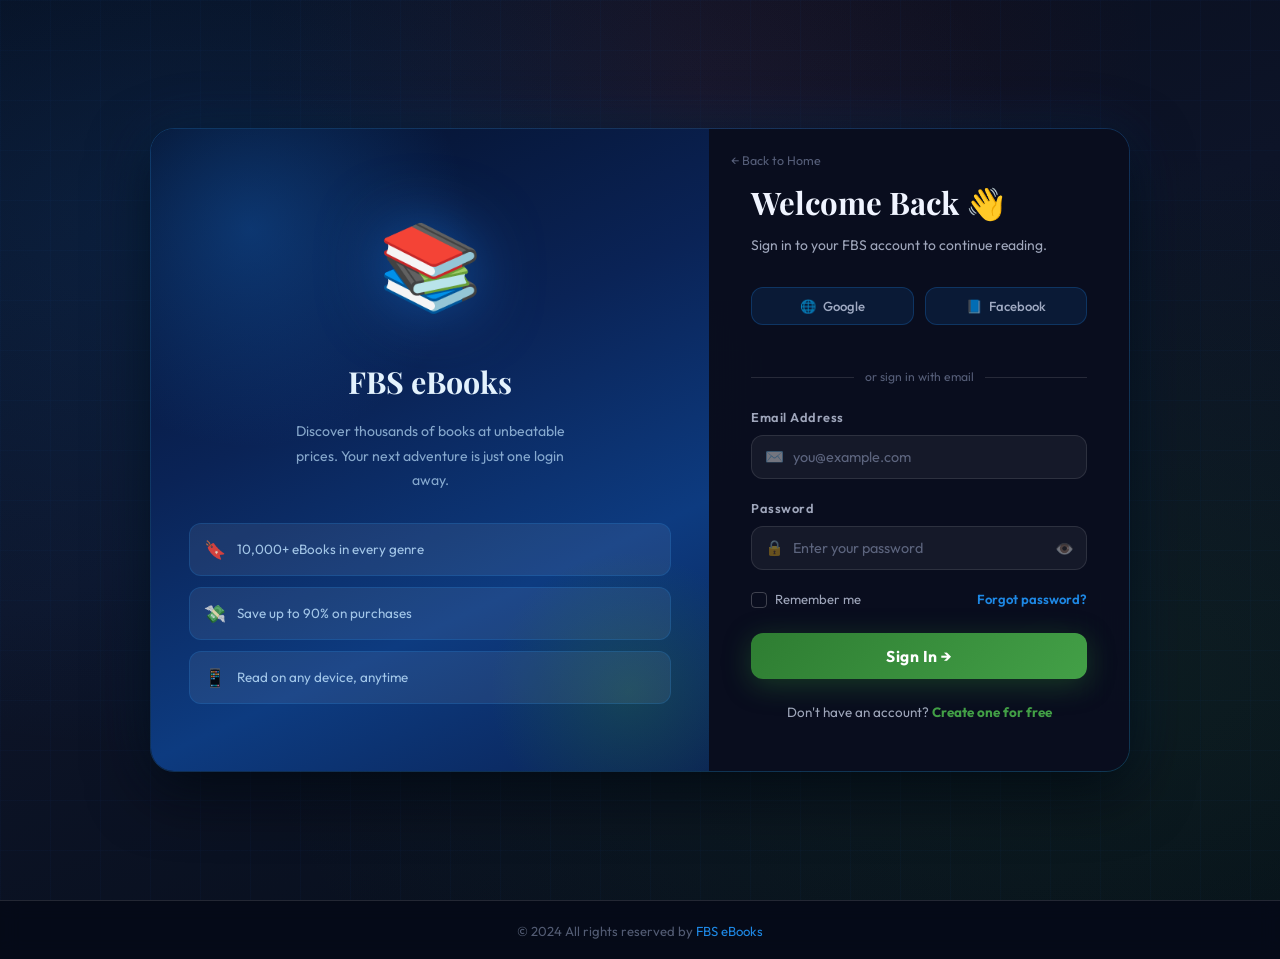
<file: login.html>
<!DOCTYPE html>
<html lang="en">
<head>
  <meta charset="UTF-8">
  <meta name="viewport" content="width=device-width, initial-scale=1.0, viewport-fit=cover">
  <meta name="theme-color" content="#060B18">
  <meta name="apple-mobile-web-app-capable" content="yes">
  <meta name="apple-mobile-web-app-status-bar-style" content="black-translucent">
  <meta name="description" content="Login to FBS eBooks – Access 12,000+ books at up to 90% off.">
  <title>Login – FBS eBooks</title>
  <link rel="stylesheet" href="style.css">
</head>
<body>

  <!-- Animated Background -->
  <div class="bg-animated" aria-hidden="true"></div>
  <div class="particles"  aria-hidden="true"></div>

  <!-- Login Page -->
  <main class="login-page" id="login-main">
    <div class="login-container">

      <!-- ====== LEFT PANEL: Illustration & Features ====== -->
      <div class="login-panel-left" aria-hidden="true">
        <div class="login-illustration">
          <div class="big-icon">📚</div>
          <h2>FBS eBooks</h2>
          <p>Discover thousands of books at unbeatable prices. Your next adventure is just one login away.</p>
        </div>

        <!-- GREEN = confidence/positive features -->
        <ul class="login-features">
          <li class="login-feature">
            <span class="feature-icon">🔖</span>
            <span>10,000+ eBooks in every genre</span>
          </li>
          <li class="login-feature">
            <span class="feature-icon">💸</span>
            <span>Save up to 90% on purchases</span>
          </li>
          <li class="login-feature">
            <span class="feature-icon">📱</span>
            <span>Read on any device, anytime</span>
          </li>
        </ul>
      </div>

      <!-- ====== RIGHT PANEL: Login Form ====== -->
      <div class="login-panel-right">
        <a href="index.html" class="back-link" id="back-home-link">← Back to Home</a>

        <div class="login-form-header">
          <h1>Welcome Back 👋</h1>
          <p>Sign in to your FBS account to continue reading.</p>
        </div>

        <!-- BLUE social buttons = trust/cool -->
        <div class="social-login">
          <button class="btn-social" id="google-login-btn" data-provider="Google" type="button">
            <span>🌐</span> Google
          </button>
          <button class="btn-social" id="facebook-login-btn" data-provider="Facebook" type="button">
            <span>📘</span> Facebook
          </button>
        </div>

        <div class="divider">or sign in with email</div>

        <!-- Login Form -->
        <form id="login-form" novalidate>

          <!-- Email -->
          <div class="form-group">
            <label class="form-label" for="login-email">Email Address</label>
            <div class="input-wrapper">
              <span class="input-icon">✉️</span>
              <input
                type="email" id="login-email" name="email"
                class="form-input"
                placeholder="you@example.com"
                autocomplete="email" required
              >
            </div>
            <!-- RED error text = danger/problem -->
            <p class="field-error" id="email-error" role="alert"></p>
          </div>

          <!-- Password -->
          <div class="form-group">
            <label class="form-label" for="login-password">Password</label>
            <div class="input-wrapper">
              <span class="input-icon">🔒</span>
              <input
                type="password" id="login-password" name="password"
                class="form-input"
                placeholder="Enter your password"
                autocomplete="current-password" required
              >
              <button type="button" class="toggle-password" id="toggle-password" aria-label="Toggle password visibility">👁️</button>
            </div>
            <!-- RED error text = danger/problem -->
            <p class="field-error" id="password-error" role="alert"></p>
          </div>

          <!-- Remember / Forgot -->
          <div class="form-footer-row">
            <label class="checkbox-label">
              <!-- GREEN checkbox = positive confirmation -->
              <input type="checkbox" id="remember-me" name="remember">
              Remember me
            </label>
            <!-- BLUE forgot link = informational/safe -->
            <a href="#" class="forgot-link" id="forgot-password-link">Forgot password?</a>
          </div>

          <!-- GREEN submit = positive/safe/confirm action -->
          <button type="submit" class="btn-submit" id="login-submit">
            <span class="btn-text">Sign In →</span>
            <span class="spinner"></span>
          </button>

        </form>

        <!-- GREEN sign up link = positive join action -->
        <div class="signup-link" style="margin-top:22px;">
          Don't have an account?
          <a href="#" id="signup-redirect-link" onclick="openSignupModal(); return false;">Create one for free</a>
        </div>

      </div>
    </div>
  </main>

  <!-- Footer -->
  <footer class="site-footer">
    <p>&copy; 2024 All rights reserved by <span>FBS eBooks</span></p>
  </footer>

  <!-- Mobile Bottom Navigation -->
  <nav class="mobile-bottom-nav" id="mobile-bottom-nav" aria-label="Mobile navigation">
    <ul>
      <li>
        <a href="index.html" id="mob-home">
          <span class="nav-icon">🏠</span>
          Home
        </a>
      </li>
      <li>
        <a href="login.html" id="mob-login" class="active">
          <span class="nav-icon">🔑</span>
          Login
        </a>
      </li>
      <li>
        <button type="button" onclick="openSignupModal()">
          <span class="nav-icon">✨</span>
          Sign Up
        </button>
      </li>
    </ul>
  </nav>

  <script src="script.js"></script>

</body>
</html>
</file>
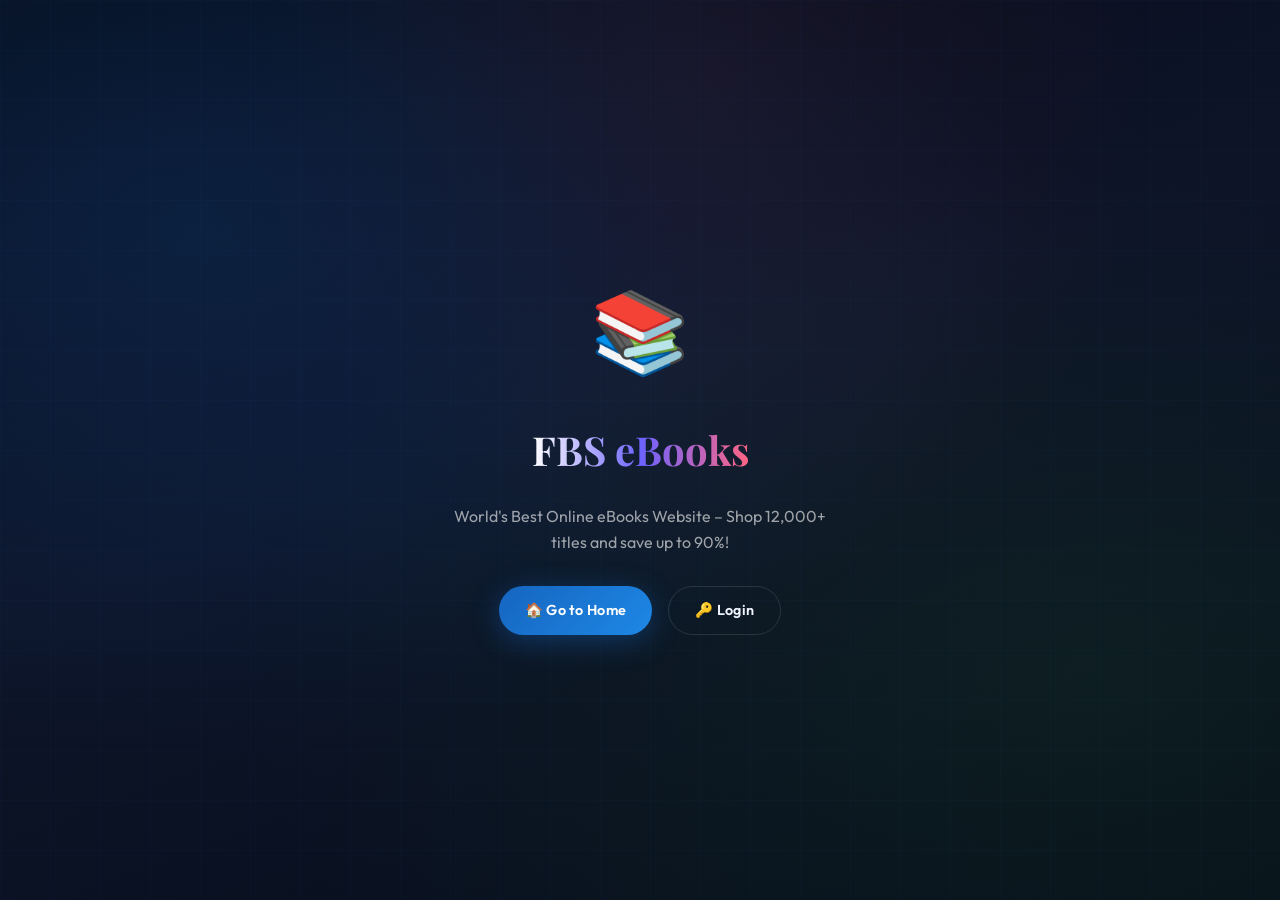
<file: SDC.html>
<!DOCTYPE html>
<html lang="en">
<head>
  <meta charset="UTF-8">
  <meta name="viewport" content="width=device-width, initial-scale=1.0">
  <meta name="description" content="FBS eBooks – World's Best Online eBooks. Discover & download thousands of books.">
  <title>FBS eBooks – Home</title>
  <link rel="stylesheet" href="style.css">
  <style>
    /* Redirect splash */
    .splash {
      min-height: 100vh;
      display: flex;
      flex-direction: column;
      align-items: center;
      justify-content: center;
      text-align: center;
      gap: 20px;
      padding: 24px;
    }
    .splash-logo {
      font-size: 80px;
      animation: floatIcon 3s ease-in-out infinite;
    }
    .splash h1 {
      font-family: 'Playfair Display', serif;
      font-size: 2.5rem;
      background: linear-gradient(90deg, #fff, #6c63ff, #ff6584);
      -webkit-background-clip: text;
      -webkit-text-fill-color: transparent;
      background-clip: text;
    }
    .splash p {
      color: rgba(255,255,255,0.6);
      max-width: 400px;
    }
    .splash-links {
      display: flex;
      gap: 16px;
      flex-wrap: wrap;
      justify-content: center;
      margin-top: 10px;
    }
  </style>
</head>
<body>
  <div class="bg-animated" aria-hidden="true"></div>
  <div class="particles"  aria-hidden="true"></div>

  <main class="splash">
    <div class="splash-logo">📚</div>
    <h1>FBS eBooks</h1>
    <p>World's Best Online eBooks Website – Shop 12,000+ titles and save up to 90%!</p>
    <div class="splash-links">
      <a href="index.html"  class="btn btn-primary" id="go-home-btn">🏠 Go to Home</a>
      <a href="login.html"  class="btn btn-outline"  id="go-login-btn">🔑 Login</a>
    </div>
  </main>

  <script src="script.js"></script>
  <script>
    // Auto-redirect after 2 seconds
    setTimeout(() => { window.location.href = 'index.html'; }, 2000);
  </script>
</body>
</html>
</file>
<file: style.css>
/* ============================================
   FBS EBOOKS — Global Stylesheet
   Color System:
     BLUE  (#1565C0 / #1E88E5) → Trust, Action, Navigation, Primary CTAs
     GREEN (#2E7D32 / #43A047) → Success, Confirm, Add-to-Cart, Safe actions
     RED   (#C62828 / #E53935) → Danger, Delete, Error, Warnings
   ============================================ */

@import url('https://fonts.googleapis.com/css2?family=Outfit:wght@300;400;500;600;700;800&family=Playfair+Display:wght@600;700&display=swap');

/* ============================================
   DESIGN TOKENS
   ============================================ */
:root {
  /* ---- BLUE — Trust / Action / Cool ---- */
  --blue-dark:    #0D47A1;
  --blue-main:    #1565C0;
  --blue-mid:     #1976D2;
  --blue-light:   #1E88E5;
  --blue-pale:    #BBDEFB;
  --blue-glow:    rgba(21, 101, 192, 0.35);
  --blue-glass:   rgba(21, 101, 192, 0.15);

  /* ---- GREEN — Success / Confidence / Safe ---- */
  --green-dark:   #1B5E20;
  --green-main:   #2E7D32;
  --green-mid:    #388E3C;
  --green-light:  #43A047;
  --green-pale:   #C8E6C9;
  --green-glow:   rgba(46, 125, 50, 0.35);
  --green-glass:  rgba(46, 125, 50, 0.15);

  /* ---- RED — Danger / Urgent / Error ---- */
  --red-dark:     #B71C1C;
  --red-main:     #C62828;
  --red-mid:      #D32F2F;
  --red-light:    #E53935;
  --red-pale:     #FFCDD2;
  --red-glow:     rgba(198, 40, 40, 0.35);
  --red-glass:    rgba(198, 40, 40, 0.15);

  /* ---- NEUTRALS / BACKGROUNDS ---- */
  --dark-bg:      #060B18;
  --dark-surface: #0E1525;
  --dark-card:    #111827;
  --glass-bg:     rgba(255, 255, 255, 0.06);
  --glass-border: rgba(255, 255, 255, 0.12);
  --glass-hover:  rgba(255, 255, 255, 0.10);

  /* ---- TYPOGRAPHY ---- */
  --text-primary:   #F0F4FF;
  --text-secondary: rgba(224, 232, 255, 0.70);
  --text-muted:     rgba(200, 215, 255, 0.40);

  /* ---- SPACING / SHAPE ---- */
  --sidebar-width: 262px;
  --header-height: 70px;
  --radius-xl:  24px;
  --radius-lg:  18px;
  --radius-md:  12px;
  --radius-sm:  8px;
  --radius-xs:  6px;

  /* ---- SHADOWS ---- */
  --shadow-blue:  0 6px 28px rgba(21,101,192,0.40);
  --shadow-green: 0 6px 28px rgba(46,125,50,0.40);
  --shadow-red:   0 6px 28px rgba(198,40,40,0.40);
  --shadow-card:  0 8px 32px rgba(0,0,0,0.50);
  --shadow-deep:  0 20px 60px rgba(0,0,0,0.70);

  /* ---- TRANSITIONS ---- */
  --t-fast:   all 0.18s ease;
  --t-normal: all 0.30s cubic-bezier(0.4,0,0.2,1);
  --t-spring: all 0.45s cubic-bezier(0.34,1.56,0.64,1);
}

/* ============================================
   RESET & BASE
   ============================================ */
*, *::before, *::after { margin: 0; padding: 0; box-sizing: border-box; }
html { scroll-behavior: smooth; font-size: 16px; }
body {
  font-family: 'Outfit', sans-serif;
  background: var(--dark-bg);
  color: var(--text-primary);
  min-height: 100vh;
  overflow-x: hidden;
  line-height: 1.65;
  /* Prevent horizontal scrollbar on all devices */
  max-width: 100vw;
}
a { text-decoration: none; color: inherit; transition: var(--t-normal); }
ul { list-style: none; }
img { display: block; max-width: 100%; object-fit: cover; }
button { font-family: 'Outfit', sans-serif; cursor: pointer; }

/* ============================================
   ANIMATED BACKGROUND
   ============================================ */
.bg-animated {
  position: fixed; inset: 0; z-index: -2;
  background:
    radial-gradient(ellipse at 15% 25%,  rgba(21,101,192,0.20) 0%, transparent 55%),
    radial-gradient(ellipse at 85% 75%,  rgba(46,125,50,0.12)  0%, transparent 55%),
    radial-gradient(ellipse at 55% 10%,  rgba(198,40,40,0.08)  0%, transparent 45%),
    linear-gradient(160deg, #060B18 0%, #0D1428 45%, #060E1A 100%);
  animation: bgDrift 16s ease-in-out infinite alternate;
}
@keyframes bgDrift {
  0%   { filter: hue-rotate(0deg)   brightness(1.0); }
  100% { filter: hue-rotate(12deg)  brightness(1.05); }
}

/* Grid Overlay */
.bg-animated::after {
  content: '';
  position: absolute; inset: 0;
  background-image:
    linear-gradient(rgba(21,101,192,0.04) 1px, transparent 1px),
    linear-gradient(90deg, rgba(21,101,192,0.04) 1px, transparent 1px);
  background-size: 50px 50px;
}

/* Floating Particles */
.particles { position: fixed; inset: 0; z-index: -1; pointer-events: none; overflow: hidden; }
.particle  {
  position: absolute; border-radius: 50%;
  animation: floatUp linear infinite; opacity: 0;
}
@keyframes floatUp {
  0%   { transform: translateY(105vh) scale(0); opacity: 0; }
  8%   { opacity: 0.7; }
  92%  { opacity: 0.2; }
  100% { transform: translateY(-8vh)  scale(1); opacity: 0; }
}

/* ============================================
   HEADER
   ============================================ */
.site-header {
  position: sticky; top: 0; z-index: 100;
  height: var(--header-height);
  display: flex; align-items: center; padding: 0 24px;
  background: rgba(6,11,24,0.88);
  backdrop-filter: blur(24px);
  -webkit-backdrop-filter: blur(24px);
  border-bottom: 1px solid var(--glass-border);
  box-shadow: 0 2px 20px rgba(0,0,0,0.4);
  animation: slideDown 0.55s ease-out;
}
@keyframes slideDown {
  from { transform: translateY(-100%); opacity: 0; }
  to   { transform: translateY(0);     opacity: 1; }
}
.header-inner {
  display: flex;
  align-items: center;
  justify-content: space-between;
  gap: 12px;
  width: 100%;
  max-width: 1440px;
  margin: 0 auto;
  min-width: 0; /* prevent flex overflow */
}

/* Brand */
.brand {
  display: flex;
  align-items: center;
  gap: 13px;
  flex-shrink: 0; /* Don't shrink the logo */
  min-width: 0;
}
.brand-logo-placeholder {
  width: 46px; height: 46px; border-radius: 13px; flex-shrink: 0;
  background: linear-gradient(135deg, var(--blue-main), var(--blue-light));
  display: flex; align-items: center; justify-content: center;
  font-size: 20px; font-weight: 800; color: #fff;
  box-shadow: var(--shadow-blue);
  border: 2px solid rgba(30,136,229,0.5);
}
.brand-name {
  font-family: 'Playfair Display', serif;
  font-size: 1.25rem; font-weight: 700;
  background: linear-gradient(90deg, #E8F4FD 0%, var(--blue-light) 60%, #90CAF9 100%);
  -webkit-background-clip: text; -webkit-text-fill-color: transparent;
  background-clip: text;
}
.brand-tagline { font-size: 0.68rem; color: var(--text-muted); letter-spacing: 0.09em; text-transform: uppercase; }

/* Hamburger */
.hamburger {
  display: none; flex-direction: column; gap: 5px;
  padding: 9px; border-radius: 9px; background: none; border: none;
  transition: var(--t-normal);
}
.hamburger:hover { background: var(--glass-bg); }
.hamburger span { width: 24px; height: 2px; background: var(--text-primary); border-radius: 2px; display: block; transition: var(--t-normal); }
.hamburger.open span:nth-child(1) { transform: rotate(45deg) translate(5px,5px); }
.hamburger.open span:nth-child(2) { opacity: 0; transform: scaleX(0); }
.hamburger.open span:nth-child(3) { transform: rotate(-45deg) translate(5px,-5px); }

/* Header Nav */
.header-nav { display: flex; align-items: center; gap: 6px; }
.header-nav a {
  padding: 8px 17px; border-radius: 50px;
  font-size: 0.875rem; font-weight: 500;
  color: var(--text-secondary); transition: var(--t-normal);
}
.header-nav a:hover { color: var(--text-primary); background: var(--glass-bg); }
.header-nav a.active { color: var(--text-primary); background: var(--blue-glass); border: 1px solid rgba(30,136,229,0.3); }

/* GREEN — Login (positive, safe action) */
.header-nav a.btn-login {
  background: linear-gradient(135deg, var(--green-main), var(--green-light));
  color: #fff; font-weight: 600;
  box-shadow: var(--shadow-green);
}
.header-nav a.btn-login:hover {
  transform: translateY(-2px);
  box-shadow: 0 8px 28px rgba(46,125,50,0.55);
}

/* Search Bar in Header */
.header-search {
  display: flex; align-items: center;
  background: var(--glass-bg);
  border: 1px solid var(--glass-border);
  border-radius: 50px; padding: 7px 16px; gap: 8px;
  transition: var(--t-normal);
  flex: 1;          /* grow to fill space */
  min-width: 120px; /* never collapse below this */
  max-width: 380px; /* cap on large screens */
}
.header-search:focus-within {
  border-color: rgba(30,136,229,0.5);
  background: var(--blue-glass);
  box-shadow: 0 0 0 3px rgba(21,101,192,0.15);
}
.header-search input {
  background: none; border: none; outline: none;
  color: var(--text-primary); font-size: 0.875rem;
  font-family: 'Outfit', sans-serif; width: 100%;
}
.header-search input::placeholder { color: var(--text-muted); }
.header-search button {
  background: none; border: none; color: var(--text-muted);
  font-size: 0.9rem; padding: 0; transition: var(--t-fast);
}
.header-search button:hover { color: var(--blue-light); }

/* ============================================
   PAGE LAYOUT
   ============================================ */
.page-layout {
  display: flex;
  min-height: calc(100vh - var(--header-height) - 62px);
  max-width: 1440px; margin: 0 auto;
  padding: 22px 16px; gap: 22px;
}

/* ============================================
   LEFT SIDEBAR
   ============================================ */
.sidebar {
  width: var(--sidebar-width); flex-shrink: 0;
  display: flex; flex-direction: column; gap: 16px;
  animation: fadeInLeft 0.6s ease-out;
}
@keyframes fadeInLeft {
  from { transform: translateX(-28px); opacity: 0; }
  to   { transform: translateX(0);    opacity: 1; }
}

.sidebar-card {
  background: var(--glass-bg);
  border: 1px solid var(--glass-border);
  border-radius: var(--radius-lg);
  padding: 18px 16px;
  backdrop-filter: blur(18px);
  -webkit-backdrop-filter: blur(18px);
  box-shadow: var(--shadow-card);
  transition: var(--t-normal);
}
.sidebar-card:hover {
  border-color: rgba(30,136,229,0.30);
  box-shadow: var(--shadow-blue);
}

.sidebar-title {
  font-size: 0.68rem; font-weight: 700;
  letter-spacing: 0.13em; text-transform: uppercase;
  color: var(--text-muted); margin-bottom: 14px;
  padding-bottom: 10px; border-bottom: 1px solid var(--glass-border);
}

/* Category Menu */
.sidebar-menu { display: flex; flex-direction: column; gap: 3px; }
.sidebar-menu li a {
  display: flex; align-items: center; gap: 11px;
  padding: 9px 11px; border-radius: var(--radius-sm);
  font-size: 0.87rem; font-weight: 500;
  color: var(--text-secondary); transition: var(--t-normal);
  border-left: 2px solid transparent;
}
/* BLUE — active/hover category = trust/navigation */
.sidebar-menu li a:hover {
  background: var(--blue-glass);
  color: var(--text-primary);
  border-left-color: var(--blue-light);
  padding-left: 16px;
}
.sidebar-menu li a.active {
  background: var(--blue-glass);
  color: #90CAF9;
  border-left-color: var(--blue-light);
  padding-left: 16px;
  font-weight: 600;
}
.menu-icon { font-size: 1.05rem; width: 20px; text-align: center; }

/* Stats */
.stat-item {
  display: flex; justify-content: space-between; align-items: center;
  padding: 9px 0; font-size: 0.82rem;
  border-bottom: 1px solid rgba(255,255,255,0.05);
}
.stat-item:last-child { border-bottom: none; }
.stat-label { color: var(--text-secondary); }
/* GREEN — positive numbers = growth/confidence */
.stat-value { font-weight: 700; color: var(--green-light); }

/* ============================================
   MAIN CONTENT
   ============================================ */
.main-content {
  flex: 1; display: flex; flex-direction: column; gap: 28px;
  animation: fadeInUp 0.6s ease-out 0.08s both;
  min-width: 0;
}
@keyframes fadeInUp {
  from { transform: translateY(28px); opacity: 0; }
  to   { transform: translateY(0);   opacity: 1; }
}

/* Hero Banner */
.hero-banner {
  background: linear-gradient(135deg,
    rgba(13,71,161,0.30) 0%,
    rgba(21,101,192,0.18) 40%,
    rgba(46,125,50,0.12) 80%,
    rgba(0,0,0,0.10) 100%
  );
  border: 1px solid rgba(30,136,229,0.25);
  border-radius: var(--radius-xl);
  padding: 48px 42px;
  position: relative; overflow: hidden;
  backdrop-filter: blur(20px);
}
.hero-banner::before {
  content: '';
  position: absolute; top: -60%; right: -8%;
  width: 320px; height: 320px;
  background: radial-gradient(circle, rgba(21,101,192,0.28) 0%, transparent 70%);
  animation: pulse 5s ease-in-out infinite;
}
.hero-banner::after {
  content: '';
  position: absolute; bottom: -40%; left: 30%;
  width: 200px; height: 200px;
  background: radial-gradient(circle, rgba(46,125,50,0.20) 0%, transparent 70%);
  animation: pulse 5s ease-in-out infinite reverse;
}
@keyframes pulse {
  0%, 100% { transform: scale(1);   opacity: 0.5; }
  50%       { transform: scale(1.2); opacity: 1; }
}

/* BLUE badge = trust/CTA */
.hero-badge {
  display: inline-flex; align-items: center; gap: 6px;
  padding: 6px 16px;
  background: linear-gradient(135deg, var(--blue-main), var(--blue-light));
  border-radius: 50px; font-size: 0.74rem; font-weight: 700;
  letter-spacing: 0.07em; text-transform: uppercase; margin-bottom: 18px;
  box-shadow: var(--shadow-blue);
  animation: badgePulse 2.5s ease-in-out infinite;
}
@keyframes badgePulse {
  0%, 100% { box-shadow: 0 0 12px rgba(21,101,192,0.4); }
  50%       { box-shadow: 0 0 28px rgba(21,101,192,0.8); }
}

.hero-title {
  font-family: 'Playfair Display', serif;
  font-size: 2.5rem; font-weight: 700; line-height: 1.18; margin-bottom: 14px;
  background: linear-gradient(110deg, #E8F4FD 0%, #90CAF9 50%, #C8E6C9 100%);
  -webkit-background-clip: text; -webkit-text-fill-color: transparent;
  background-clip: text; position: relative; z-index: 1;
}
.hero-sub {
  font-size: 1rem; color: var(--text-secondary);
  margin-bottom: 30px; max-width: 500px; position: relative; z-index: 1;
}
.hero-actions { display: flex; gap: 14px; flex-wrap: wrap; position: relative; z-index: 1; }

/* ---- BUTTON SYSTEM ---- */
.btn {
  display: inline-flex; align-items: center; gap: 8px;
  padding: 12px 26px; border-radius: 50px;
  font-size: 0.9rem; font-weight: 600;
  cursor: pointer; border: none; transition: var(--t-normal);
  text-decoration: none; font-family: 'Outfit', sans-serif;
  letter-spacing: 0.02em;
  position: relative; overflow: hidden;
}
.btn::after {
  content: '';
  position: absolute; inset: 0;
  background: linear-gradient(90deg, transparent, rgba(255,255,255,0.12), transparent);
  transform: translateX(-100%);
  transition: transform 0.5s ease;
}
.btn:hover::after { transform: translateX(100%); }

/* BLUE — Primary trust action */
.btn-primary {
  background: linear-gradient(135deg, var(--blue-main), var(--blue-light));
  color: #fff; box-shadow: var(--shadow-blue);
}
.btn-primary:hover {
  transform: translateY(-3px);
  box-shadow: 0 10px 32px rgba(21,101,192,0.60);
}

/* GREEN — Positive/safe/confirm action */
.btn-success {
  background: linear-gradient(135deg, var(--green-main), var(--green-light));
  color: #fff; box-shadow: var(--shadow-green);
}
.btn-success:hover {
  transform: translateY(-3px);
  box-shadow: 0 10px 32px rgba(46,125,50,0.60);
}

/* RED — Danger/destructive action */
.btn-danger {
  background: linear-gradient(135deg, var(--red-main), var(--red-light));
  color: #fff; box-shadow: var(--shadow-red);
}
.btn-danger:hover {
  transform: translateY(-3px);
  box-shadow: 0 10px 32px rgba(198,40,40,0.60);
}

/* Outline */
.btn-outline {
  background: transparent; color: var(--text-primary);
  border: 1.5px solid var(--glass-border);
}
.btn-outline:hover {
  background: var(--blue-glass);
  border-color: var(--blue-light);
  transform: translateY(-2px);
}

.btn:active { transform: translateY(0) scale(0.98); }

/* Section Header */
.section-header { display: flex; align-items: center; justify-content: space-between; margin-bottom: 18px; }
.section-title  { font-size: 1.25rem; font-weight: 700; }
/* BLUE — "View all" link = navigation/trust */
.section-link   { font-size: 0.82rem; color: var(--blue-light); font-weight: 600; transition: var(--t-fast); }
.section-link:hover { color: #90CAF9; text-decoration: underline; }

/* ============================================
   BOOK CARDS
   ============================================ */
.books-grid {
  display: grid;
  grid-template-columns: repeat(auto-fill, minmax(165px, 1fr));
  gap: 18px;
}

.book-card {
  background: var(--dark-card);
  border: 1px solid var(--glass-border);
  border-radius: var(--radius-md);
  overflow: hidden; cursor: pointer;
  transition: var(--t-normal); position: relative;
  display: flex; flex-direction: column;
}
.book-card:hover {
  transform: translateY(-8px) scale(1.02);
  border-color: rgba(30,136,229,0.45);
  box-shadow: var(--shadow-blue);
}
.book-card:hover .book-add-btn { opacity: 1; transform: translateY(0); }

/* Book Cover — real image */
.book-cover {
  height: 190px; position: relative; overflow: hidden;
  background: #111827;
}
.book-cover img {
  width: 100%; height: 100%; object-fit: cover;
  transition: transform 0.5s ease;
}
.book-card:hover .book-cover img { transform: scale(1.08); }

/* Overlay on hover */
.book-cover::after {
  content: '';
  position: absolute; inset: 0;
  background: linear-gradient(to bottom, transparent 40%, rgba(0,0,0,0.7) 100%);
}

/* GREEN — Add to cart = positive, safe, successful action */
.book-add-btn {
  position: absolute; bottom: 10px; left: 50%;
  transform: translateX(-50%) translateY(12px);
  opacity: 0; z-index: 2;
  background: linear-gradient(135deg, var(--green-main), var(--green-light));
  color: #fff; border: none; padding: 7px 20px;
  border-radius: 50px; font-size: 0.78rem; font-weight: 700;
  white-space: nowrap; cursor: pointer;
  box-shadow: var(--shadow-green);
  transition: var(--t-normal);
  font-family: 'Outfit', sans-serif;
}
.book-add-btn:hover { background: linear-gradient(135deg, var(--green-light), var(--green-dark)); }

.book-info { padding: 13px 14px 14px; flex: 1; }
.book-title {
  font-size: 0.875rem; font-weight: 600; margin-bottom: 4px;
  display: -webkit-box; -webkit-line-clamp: 2; -webkit-box-orient: vertical; overflow: hidden;
}
.book-author { font-size: 0.75rem; color: var(--text-muted); margin-bottom: 9px; }

.book-price-row { display: flex; align-items: baseline; gap: 7px; }
/* GREEN — price is a positive/good number */
.book-price     { font-size: 0.92rem; font-weight: 700; color: var(--green-light); }
.book-old-price { font-size: 0.75rem; color: var(--text-muted); text-decoration: line-through; }

/* RED badge — DISCOUNT is attention/urgent */
.book-badge-discount {
  position: absolute; top: 10px; left: 10px; z-index: 3;
  padding: 3px 9px;
  background: linear-gradient(135deg, var(--red-main), var(--red-light));
  border-radius: var(--radius-xs); font-size: 0.68rem; font-weight: 800;
  color: #fff; letter-spacing: 0.04em;
  box-shadow: var(--shadow-red);
}
/* BLUE badge — NEW is trust/cool */
.book-badge-new {
  position: absolute; top: 10px; left: 10px; z-index: 3;
  padding: 3px 9px;
  background: linear-gradient(135deg, var(--blue-main), var(--blue-light));
  border-radius: var(--radius-xs); font-size: 0.68rem; font-weight: 800;
  color: #fff; letter-spacing: 0.04em;
  box-shadow: var(--shadow-blue);
}
/* GREEN badge — FREE is very positive */
.book-badge-free {
  position: absolute; top: 10px; left: 10px; z-index: 3;
  padding: 3px 9px;
  background: linear-gradient(135deg, var(--green-main), var(--green-light));
  border-radius: var(--radius-xs); font-size: 0.68rem; font-weight: 800;
  color: #fff; letter-spacing: 0.04em;
  box-shadow: var(--shadow-green);
}

/* ============================================
   RIGHT SIDEBAR
   ============================================ */
.sidebar-right {
  width: 222px; flex-shrink: 0;
  display: flex; flex-direction: column; gap: 16px;
  animation: fadeInRight 0.6s ease-out 0.15s both;
}
@keyframes fadeInRight {
  from { transform: translateX(28px); opacity: 0; }
  to   { transform: translateX(0);   opacity: 1; }
}

.offer-item {
  display: flex; flex-direction: column; gap: 7px;
  padding: 14px;
  background: var(--blue-glass);
  border: 1px solid rgba(30,136,229,0.22);
  border-radius: var(--radius-md);
  margin-bottom: 10px; transition: var(--t-normal);
}
.offer-item:hover { transform: translateY(-2px); border-color: rgba(30,136,229,0.50); box-shadow: var(--shadow-blue); }
.offer-emoji { font-size: 1.4rem; }
.offer-title { font-size: 0.85rem; font-weight: 700; }
.offer-desc  { font-size: 0.74rem; color: var(--text-secondary); }

/* RED — "Ends Tonight" urgency tag */
.offer-tag-red {
  display: inline-block; padding: 3px 10px;
  background: linear-gradient(135deg, var(--red-main), var(--red-light));
  border-radius: 50px; font-size: 0.68rem; font-weight: 700;
  color: #fff; align-self: flex-start; box-shadow: var(--shadow-red);
}
/* GREEN — "Verified" confidence tag */
.offer-tag-green {
  display: inline-block; padding: 3px 10px;
  background: linear-gradient(135deg, var(--green-main), var(--green-light));
  border-radius: 50px; font-size: 0.68rem; font-weight: 700;
  color: #fff; align-self: flex-start; box-shadow: var(--shadow-green);
}
/* BLUE — "Popular" trust tag */
.offer-tag-blue {
  display: inline-block; padding: 3px 10px;
  background: linear-gradient(135deg, var(--blue-main), var(--blue-light));
  border-radius: 50px; font-size: 0.68rem; font-weight: 700;
  color: #fff; align-self: flex-start; box-shadow: var(--shadow-blue);
}

/* ============================================
   FOOTER
   ============================================ */
.site-footer {
  text-align: center; padding: 20px;
  color: var(--text-muted); font-size: 0.82rem;
  border-top: 1px solid var(--glass-border);
  background: rgba(6,11,24,0.75); backdrop-filter: blur(10px);
}
.site-footer span { color: var(--blue-light); }

/* ============================================
   TOAST NOTIFICATIONS
   ============================================ */
.toast {
  position: fixed; top: 22px; right: 22px;
  padding: 13px 22px; border-radius: var(--radius-md);
  font-size: 0.875rem; font-weight: 500; z-index: 9999;
  transform: translateX(130%);
  transition: transform 0.42s cubic-bezier(0.34,1.56,0.64,1);
  display: flex; align-items: center; gap: 10px;
  box-shadow: var(--shadow-card); min-width: 270px;
  backdrop-filter: blur(16px);
}
.toast.show { transform: translateX(0); }
/* GREEN toast = success */
.toast-success {
  background: linear-gradient(135deg, rgba(27,94,32,0.95), rgba(46,125,50,0.90));
  border: 1px solid rgba(67,160,71,0.5); color: #A5D6A7;
}
/* RED toast = error */
.toast-error {
  background: linear-gradient(135deg, rgba(183,28,28,0.95), rgba(198,40,40,0.90));
  border: 1px solid rgba(229,57,53,0.5); color: #FFCDD2;
}
/* BLUE toast = info */
.toast-info {
  background: linear-gradient(135deg, rgba(13,71,161,0.95), rgba(21,101,192,0.90));
  border: 1px solid rgba(30,136,229,0.5); color: #BBDEFB;
}

/* ============================================
   LOGIN PAGE
   ============================================ */
.login-page {
  min-height: 100vh;
  display: flex; align-items: center; justify-content: center;
  padding: 24px;
}
.login-container {
  display: flex; width: 100%; max-width: 980px; min-height: 590px;
  border-radius: var(--radius-xl); overflow: hidden;
  box-shadow: var(--shadow-deep), 0 0 60px rgba(21,101,192,0.20);
  animation: popIn 0.65s cubic-bezier(0.34,1.56,0.64,1);
  border: 1px solid rgba(30,136,229,0.25);
}
@keyframes popIn {
  from { transform: scale(0.86) translateY(28px); opacity: 0; }
  to   { transform: scale(1)    translateY(0);    opacity: 1; }
}

/* Left — illustration (BLUE theme = trust, this is an important secure form) */
.login-panel-left {
  flex: 1;
  background: linear-gradient(155deg, #051029 0%, #0A2356 40%, #0D3B80 70%, #0A2356 100%);
  display: flex; flex-direction: column;
  align-items: center; justify-content: center;
  padding: 48px 38px; position: relative; overflow: hidden;
}
.login-panel-left::before {
  content: '';
  position: absolute; width: 440px; height: 440px;
  background: radial-gradient(circle, rgba(21,101,192,0.40) 0%, transparent 70%);
  top: -120px; left: -120px;
  animation: pulse 7s ease-in-out infinite;
}
.login-panel-left::after {
  content: '';
  position: absolute; width: 280px; height: 280px;
  background: radial-gradient(circle, rgba(46,125,50,0.28) 0%, transparent 70%);
  bottom: -60px; right: -60px;
  animation: pulse 7s ease-in-out infinite reverse;
}

.login-illustration { position: relative; z-index: 1; text-align: center; }
.login-illustration .big-icon {
  font-size: 84px; margin-bottom: 22px;
  filter: drop-shadow(0 0 32px rgba(21,101,192,0.70));
  animation: floatIcon 3.5s ease-in-out infinite;
}
@keyframes floatIcon {
  0%, 100% { transform: translateY(0); }
  50%       { transform: translateY(-14px); }
}
.login-illustration h2 {
  font-family: 'Playfair Display', serif;
  font-size: 1.9rem; font-weight: 700; color: #E3F2FD; margin-bottom: 12px;
}
.login-illustration p { font-size: 0.88rem; color: rgba(187,222,251,0.70); max-width: 280px; line-height: 1.75; }

.login-features { margin-top: 30px; display: flex; flex-direction: column; gap: 11px; position: relative; z-index: 1; width: 100%; }
.login-feature {
  display: flex; align-items: center; gap: 11px;
  padding: 11px 14px;
  background: rgba(255,255,255,0.07);
  border: 1px solid rgba(30,136,229,0.22);
  border-radius: var(--radius-md);
  font-size: 0.84rem; color: rgba(187,222,251,0.85);
  transition: var(--t-normal);
}
.login-feature:hover {
  background: var(--blue-glass);
  border-color: rgba(30,136,229,0.45);
  transform: translateX(5px);
}
.feature-icon { font-size: 1.1rem; }

/* Right — form */
.login-panel-right {
  width: 420px;
  background: rgba(10,14,30,0.97);
  backdrop-filter: blur(30px);
  display: flex; flex-direction: column; justify-content: center;
  padding: 48px 42px; position: relative;
}
.back-link {
  position: absolute; top: 22px; left: 22px;
  display: flex; align-items: center; gap: 6px;
  font-size: 0.78rem; color: var(--text-muted);
  transition: var(--t-normal);
}
.back-link:hover { color: var(--blue-light); }

.login-form-header { margin-bottom: 30px; }
.login-form-header h1 { font-family: 'Playfair Display', serif; font-size: 1.95rem; font-weight: 700; margin-bottom: 6px; }
.login-form-header p { font-size: 0.87rem; color: var(--text-secondary); }

/* Form Elements */
.form-group { margin-bottom: 19px; position: relative; animation: fadeInUp 0.45s ease-out both; }
.form-group:nth-child(1) { animation-delay: 0.08s; }
.form-group:nth-child(2) { animation-delay: 0.16s; }
.form-group:nth-child(3) { animation-delay: 0.24s; }

.form-label { display: block; font-size: 0.80rem; font-weight: 600; color: var(--text-secondary); margin-bottom: 7px; letter-spacing: 0.04em; }

.input-wrapper { position: relative; }
.input-icon {
  position: absolute; left: 14px; top: 50%;
  transform: translateY(-50%); font-size: 0.95rem;
  color: var(--text-muted); pointer-events: none; transition: var(--t-fast);
}
.form-input {
  width: 100%;
  padding: 12px 14px 12px 41px;
  background: rgba(255,255,255,0.05);
  border: 1.5px solid rgba(255,255,255,0.10);
  border-radius: var(--radius-md);
  color: var(--text-primary); font-size: 0.9rem;
  font-family: 'Outfit', sans-serif;
  transition: var(--t-normal); outline: none;
}
.form-input::placeholder { color: var(--text-muted); }
.form-input:focus {
  border-color: var(--blue-mid);
  background: var(--blue-glass);
  box-shadow: 0 0 0 4px rgba(21,101,192,0.18);
}
.input-wrapper:focus-within .input-icon { color: var(--blue-light); }
.toggle-password {
  position: absolute; right: 13px; top: 50%; transform: translateY(-50%);
  background: none; border: none; cursor: pointer;
  color: var(--text-muted); font-size: 0.95rem; transition: var(--t-fast);
}
.toggle-password:hover { color: var(--blue-light); }

/* RED = error state */
.form-input.error  { border-color: var(--red-light)  !important; box-shadow: 0 0 0 4px rgba(198,40,40,0.18) !important; }
/* GREEN = success state */
.form-input.success{ border-color: var(--green-light) !important; box-shadow: 0 0 0 4px rgba(46,125,50,0.18) !important; }
.field-error { font-size: 0.74rem; color: var(--red-light); margin-top: 5px; display: none; }
.field-error.show { display: block; animation: fadeInUp 0.2s ease-out; }

.form-footer-row { display: flex; align-items: center; justify-content: space-between; margin-bottom: 22px; }
.checkbox-label {
  display: flex; align-items: center; gap: 8px;
  font-size: 0.82rem; color: var(--text-secondary); cursor: pointer;
}
.checkbox-label input[type="checkbox"] {
  appearance: none; -webkit-appearance: none;
  width: 16px; height: 16px;
  border: 1.5px solid rgba(255,255,255,0.22);
  border-radius: 4px; background: transparent;
  cursor: pointer; transition: var(--t-fast); position: relative;
}
/* GREEN checkbox = positive confirmation */
.checkbox-label input[type="checkbox"]:checked {
  background: var(--green-main); border-color: var(--green-light);
}
.checkbox-label input[type="checkbox"]:checked::after {
  content: '✓'; position: absolute;
  color: white; font-size: 11px; top: -1px; left: 2px;
}
/* BLUE forgot link = safe/informational */
.forgot-link { font-size: 0.82rem; color: var(--blue-light); font-weight: 600; }
.forgot-link:hover { text-decoration: underline; color: #90CAF9; }

/* GREEN submit = positive/confirm action */
.btn-submit {
  width: 100%; padding: 13px;
  border-radius: var(--radius-md);
  font-size: 0.98rem; font-weight: 700;
  font-family: 'Outfit', sans-serif;
  cursor: pointer; border: none;
  background: linear-gradient(135deg, var(--green-main), var(--green-light));
  color: #fff; letter-spacing: 0.03em;
  transition: var(--t-normal);
  box-shadow: var(--shadow-green);
  position: relative; overflow: hidden;
}
.btn-submit::before {
  content: '';
  position: absolute; top: 0; left: -100%;
  width: 100%; height: 100%;
  background: linear-gradient(90deg, transparent, rgba(255,255,255,0.18), transparent);
  transition: left 0.55s ease;
}
.btn-submit:hover::before { left: 100%; }
.btn-submit:hover { transform: translateY(-2px); box-shadow: 0 10px 32px rgba(46,125,50,0.60); }
.btn-submit:active { transform: translateY(0); }
.btn-submit .spinner {
  display: none; width: 18px; height: 18px;
  border: 2px solid rgba(255,255,255,0.35);
  border-top-color: #fff; border-radius: 50%;
  animation: spin 0.7s linear infinite; margin: 0 auto;
}
@keyframes spin { to { transform: rotate(360deg); } }

.divider {
  display: flex; align-items: center; gap: 11px;
  margin: 20px 0; color: var(--text-muted); font-size: 0.76rem;
}
.divider::before, .divider::after { content: ''; flex: 1; height: 1px; background: var(--glass-border); }

/* BLUE social buttons = trust/cool */
.social-login { display: flex; gap: 11px; margin-bottom: 22px; }
.btn-social {
  flex: 1; display: flex; align-items: center;
  justify-content: center; gap: 7px; padding: 10px;
  border-radius: var(--radius-md);
  border: 1.5px solid rgba(30,136,229,0.25);
  background: var(--blue-glass);
  color: var(--text-secondary); font-size: 0.82rem; font-weight: 500;
  cursor: pointer; font-family: 'Outfit', sans-serif;
  transition: var(--t-normal);
}
.btn-social:hover {
  border-color: var(--blue-light); color: var(--text-primary);
  background: var(--blue-glass); transform: translateY(-2px);
  box-shadow: var(--shadow-blue);
}

.signup-link { text-align: center; font-size: 0.84rem; color: var(--text-secondary); }
/* GREEN signup = join is a positive action */
.signup-link a { color: var(--green-light); font-weight: 700; }
.signup-link a:hover { text-decoration: underline; }

/* ============================================
   MODAL (cart, quick-view)
   ============================================ */
.modal-overlay {
  position: fixed; inset: 0;
  background: rgba(0,0,0,0.70); backdrop-filter: blur(6px);
  z-index: 300; display: flex; align-items: center; justify-content: center;
  opacity: 0; pointer-events: none; transition: opacity 0.3s ease;
}
.modal-overlay.open { opacity: 1; pointer-events: all; }

.modal-box {
  background: var(--dark-card); border: 1px solid var(--glass-border);
  border-radius: var(--radius-xl); padding: 32px 28px;
  max-width: 440px; width: 100%; margin: 16px;
  box-shadow: var(--shadow-deep);
  transform: scale(0.88) translateY(24px);
  transition: transform 0.4s cubic-bezier(0.34,1.56,0.64,1);
}
.modal-overlay.open .modal-box { transform: scale(1) translateY(0); }

.modal-title { font-size: 1.2rem; font-weight: 700; margin-bottom: 6px; }
.modal-body  { font-size: 0.875rem; color: var(--text-secondary); margin-bottom: 24px; }
.modal-actions { display: flex; gap: 12px; justify-content: flex-end; }

/* ============================================
   SIDEBAR OVERLAY (mobile)
   ============================================ */
.sidebar-overlay {
  display: none; position: fixed; inset: 0;
  background: rgba(0,0,0,0.65); backdrop-filter: blur(5px);
  z-index: 199; opacity: 0; transition: opacity 0.3s ease;
}
.sidebar-overlay.show { display: block; opacity: 1; }

/* ============================================
   BOTTOM MOBILE NAV BAR
   (appears on phones / small tablets)
   ============================================ */
.mobile-bottom-nav {
  display: none;
  position: fixed;
  bottom: 0; left: 0; right: 0;
  z-index: 250;
  background: rgba(6,11,24,0.97);
  backdrop-filter: blur(24px);
  -webkit-backdrop-filter: blur(24px);
  border-top: 1px solid var(--glass-border);
  padding: 8px 0 calc(8px + env(safe-area-inset-bottom));
  box-shadow: 0 -4px 24px rgba(0,0,0,0.5);
}
.mobile-bottom-nav ul {
  display: flex;
  align-items: center;
  justify-content: space-around;
  list-style: none;
  margin: 0; padding: 0;
}
.mobile-bottom-nav li { flex: 1; }
.mobile-bottom-nav a,
.mobile-bottom-nav button {
  display: flex;
  flex-direction: column;
  align-items: center;
  justify-content: center;
  gap: 3px;
  padding: 6px 4px;
  font-size: 0.6rem;
  font-weight: 600;
  color: var(--text-muted);
  letter-spacing: 0.04em;
  text-transform: uppercase;
  text-decoration: none;
  background: none;
  border: none;
  width: 100%;
  cursor: pointer;
  transition: var(--t-fast);
  font-family: 'Outfit', sans-serif;
  -webkit-tap-highlight-color: transparent;
}
.mobile-bottom-nav .nav-icon {
  font-size: 1.35rem;
  line-height: 1;
}
.mobile-bottom-nav a:hover,
.mobile-bottom-nav button:hover,
.mobile-bottom-nav a.active,
.mobile-bottom-nav button.active {
  color: var(--blue-light);
}
.mobile-bottom-nav .nav-cart-wrap { position: relative; display: inline-flex; }
.mobile-bottom-nav .cart-dot {
  position: absolute; top: -3px; right: -6px;
  background: var(--red-main); color: #fff;
  font-size: 0.55rem; font-weight: 800;
  width: 16px; height: 16px;
  border-radius: 50%;
  display: none;
  align-items: center; justify-content: center;
  box-shadow: var(--shadow-red);
}

/* ============================================
   RESPONSIVE SYSTEM
   5 Breakpoints:
   XS  < 400px  (small phones: iPhone SE, Galaxy A01)
   SM  < 600px  (phones: iPhone 14, Pixel 7)
   MD  < 900px  (tablets: iPad Mini, Galaxy Tab)
   LG  < 1200px (small laptops, iPad Pro 12.9")
   XL  >= 1200px (desktops, large monitors)
   ============================================ */

/* ---- XL: Desktops 1200px+ (default — already designed for this) ---- */
@media (min-width: 1200px) {
  .page-layout {
    max-width: 1440px;
    gap: 26px;
    padding: 26px 24px;
  }
  .books-grid {
    grid-template-columns: repeat(auto-fill, minmax(178px, 1fr));
  }
  .hero-title { font-size: 2.7rem; }
}

/* ---- LG: Laptops & small desktops 900px–1199px ---- */
@media (max-width: 1199px) {
  .sidebar-right { display: none; }
  .page-layout { gap: 18px; padding: 18px 16px; }
  .books-grid { grid-template-columns: repeat(auto-fill, minmax(155px, 1fr)); gap: 16px; }
  .hero-title  { font-size: 2.2rem; }
  .hero-banner { padding: 40px 34px; }
}

/* ---- MD: Tablets 600px–899px (iPad Mini, Galaxy Tab S, iPad Air) ---- */
@media (max-width: 899px) {
  :root { --header-height: 62px; }

  /* Header */
  .hamburger { display: flex; }
  .header-nav { display: none; }
  .header-search {
    flex: 1;
    min-width: unset;
    max-width: 320px;
  }
  .brand-tagline { display: none; }

  /* Sidebar slides in from left */
  .sidebar {
    position: fixed;
    left: 0; top: 0; bottom: 0;
    z-index: 200;
    width: 280px;
    background: rgba(6,11,24,0.98);
    backdrop-filter: blur(28px);
    -webkit-backdrop-filter: blur(28px);
    padding: 80px 16px 120px;
    transform: translateX(-100%);
    transition: transform 0.38s cubic-bezier(0.4,0,0.2,1);
    overflow-y: auto;
    border-right: 1px solid var(--glass-border);
    gap: 14px;
  }
  .sidebar.open { transform: translateX(0); }

  /* Layout */
  .page-layout {
    flex-direction: column;
    padding: 14px 14px 90px;
    gap: 18px;
  }

  /* Main content takes full width */
  .main-content { width: 100%; }

  /* Hero */
  .hero-banner { padding: 32px 26px; }
  .hero-title  { font-size: 1.85rem; }
  .hero-sub    { font-size: 0.92rem; max-width: 100%; }
  .hero-badge  { font-size: 0.7rem; }

  /* Books — 3 columns on tablet */
  .books-grid {
    grid-template-columns: repeat(3, 1fr);
    gap: 14px;
  }
  .book-cover { height: 160px; }

  /* Section */
  .section-title { font-size: 1.1rem; }

  /* Login */
  .login-panel-left { display: none; }
  .login-panel-right {
    width: 100%;
    max-width: 480px;
    padding: 40px 32px;
  }
  .login-container {
    max-width: 480px;
    border-radius: var(--radius-lg);
    min-height: unset;
  }

  /* Show bottom nav */
  .mobile-bottom-nav { display: block; }

  /* Sidebar card spacing */
  .sidebar-card { padding: 16px 14px; }

  /* Right sidebar hidden — shown via bottom nav */
  .sidebar-right { display: none !important; }
}

/* ---- SM: Phones 400px–599px (iPhone 14, Pixel 7, Galaxy S22) ---- */
@media (max-width: 599px) {
  :root {
    --header-height: 58px;
    --sidebar-width: 100vw;
  }

  /* Header — compact */
  .site-header { padding: 0 14px; }
  .brand-logo-placeholder { width: 38px; height: 38px; font-size: 16px; border-radius: 10px; }
  .brand-name  { font-size: 1.05rem; }
  .header-search {
    flex: 1;
    min-width: 0;
    max-width: none;
    margin: 0 8px;
    padding: 6px 12px;
  }
  .header-search input { font-size: 0.82rem; }

  /* Sidebar slides full-width on phone */
  .sidebar {
    width: 85vw;
    max-width: 320px;
    padding: 72px 14px 100px;
  }

  /* Layout */
  .page-layout { padding: 12px 12px 88px; gap: 16px; }

  /* Hero */
  .hero-banner {
    padding: 24px 18px;
    border-radius: var(--radius-lg);
  }
  .hero-badge  { font-size: 0.68rem; padding: 5px 12px; }
  .hero-title  { font-size: 1.55rem; line-height: 1.22; margin-bottom: 10px; }
  .hero-sub    { font-size: 0.875rem; margin-bottom: 20px; }
  .hero-actions { flex-direction: column; gap: 10px; }
  .hero-actions .btn { width: 100%; justify-content: center; border-radius: var(--radius-md); }

  /* Books — 2 columns on phone */
  .books-grid {
    grid-template-columns: repeat(2, 1fr);
    gap: 10px;
  }
  .book-cover   { height: 140px; }
  .book-info    { padding: 10px 10px 12px; }
  .book-title   { font-size: 0.8rem; }
  .book-author  { font-size: 0.7rem; }
  .book-price   { font-size: 0.85rem; }
  .book-old-price { font-size: 0.7rem; }
  .book-add-btn { font-size: 0.72rem; padding: 6px 14px; }

  /* Buttons */
  .btn { padding: 11px 20px; font-size: 0.875rem; }

  /* Section */
  .section-title   { font-size: 1rem; }
  .section-header  { margin-bottom: 12px; }

  /* Login */
  .login-page { padding: 12px; align-items: flex-start; padding-top: 40px; }
  .login-panel-right { padding: 32px 22px 40px; }
  .login-form-header h1 { font-size: 1.6rem; }
  .social-login { flex-direction: column; gap: 8px; }
  .btn-submit { padding: 13px; font-size: 0.95rem; }

  /* Modal */
  .modal-box {
    padding: 24px 18px;
    margin: 10px;
    border-radius: var(--radius-lg);
  }
  .modal-actions { flex-wrap: wrap; gap: 8px; }
  .modal-actions .btn { flex: 1; min-width: 120px; justify-content: center; }

  /* Toast */
  .toast { right: 10px; left: 10px; top: 14px; min-width: unset; width: auto; font-size: 0.82rem; padding: 11px 16px; }

  /* Sidebar menu */
  .sidebar-menu li a { font-size: 0.9rem; padding: 11px 12px; }
  .stat-item { font-size: 0.8rem; }
}

/* ---- XS: Very small phones < 400px (iPhone SE, older Android) ---- */
@media (max-width: 399px) {
  .hero-title  { font-size: 1.35rem; }
  .hero-banner { padding: 20px 14px; }
  .books-grid  { grid-template-columns: repeat(2, 1fr); gap: 8px; }
  .book-cover  { height: 120px; }
  .book-info   { padding: 8px 8px 10px; }
  .book-title  { font-size: 0.75rem; }
  .book-price  { font-size: 0.8rem; }
  .site-header { padding: 0 10px; }
  .brand-name  { font-size: 0.95rem; }
  .header-search { margin: 0 6px; padding: 5px 10px; }
  .page-layout { padding: 10px 10px 82px; }
  .login-panel-right { padding: 28px 16px 36px; }
  .login-form-header h1 { font-size: 1.45rem; }
  .toast { font-size: 0.78rem; padding: 10px 13px; }
}

/* ---- Touch Device Optimisations (any touch-primary device) ---- */
@media (hover: none) and (pointer: coarse) {
  /* Bigger tap targets */
  .sidebar-menu li a  { padding: 12px 14px; min-height: 44px; }
  .header-nav a       { min-height: 44px; }
  .btn                { min-height: 44px; }
  .btn-submit         { min-height: 48px; }
  .form-input         { min-height: 46px; font-size: 16px; } /* prevent iOS zoom */
  .hamburger          { padding: 12px; }
  .toggle-password    { padding: 8px; min-width: 36px; min-height: 36px; }

  /* Remove hover effects that look wrong on touch */
  .book-card:hover      { transform: none; }
  .btn-primary:hover    { transform: none; }
  .btn-success:hover    { transform: none; }
  .btn-danger:hover     { transform: none; }
  .btn-outline:hover    { transform: none; }
  .sidebar-card:hover   { transform: none; }
  .offer-item:hover     { transform: none; }

  /* Show add-to-cart button always on touch (can't hover) */
  .book-add-btn {
    opacity: 1;
    transform: translateX(-50%) translateY(0);
    font-size: 0.7rem;
    padding: 5px 12px;
  }
}

/* ---- Landscape phones ---- */
@media (max-width: 900px) and (orientation: landscape) {
  :root { --header-height: 52px; }
  .hero-banner   { padding: 20px 24px; }
  .hero-title    { font-size: 1.5rem; }
  .hero-sub      { display: none; }
  .hero-actions  { margin-bottom: 0; }
  .books-grid    { grid-template-columns: repeat(4, 1fr); }
  .book-cover    { height: 130px; }
  .page-layout   { padding-bottom: 72px; }
  .mobile-bottom-nav { padding: 4px 0 calc(4px + env(safe-area-inset-bottom)); }
  .mobile-bottom-nav .nav-icon { font-size: 1.1rem; }
}

/* ---- iPad Pro 12.9" portrait (1024px) ---- */
@media (min-width: 900px) and (max-width: 1100px) {
  .sidebar-right { display: none; }
  .books-grid { grid-template-columns: repeat(auto-fill, minmax(162px, 1fr)); }
  .hero-title { font-size: 2rem; }
  .page-layout { gap: 20px; padding: 18px; }
}

/* ============================================
   SCROLLBAR & UTILS
   ============================================ */
::-webkit-scrollbar { width: 5px; }
::-webkit-scrollbar-track { background: rgba(255,255,255,0.02); }
::-webkit-scrollbar-thumb { background: rgba(21,101,192,0.45); border-radius: 6px; }
::-webkit-scrollbar-thumb:hover { background: var(--blue-mid); }

/* Prevent iOS elastic scroll on overlays */
.modal-overlay, .sidebar { overscroll-behavior: contain; }

.page-fade-in { animation: pageFadeIn 0.45s ease-out; }
@keyframes pageFadeIn { from { opacity: 0; } to { opacity: 1; } }

/* Safe area for notched phones */
@supports (padding-bottom: env(safe-area-inset-bottom)) {
  .site-footer { padding-bottom: calc(16px + env(safe-area-inset-bottom)); }
}
</file>
